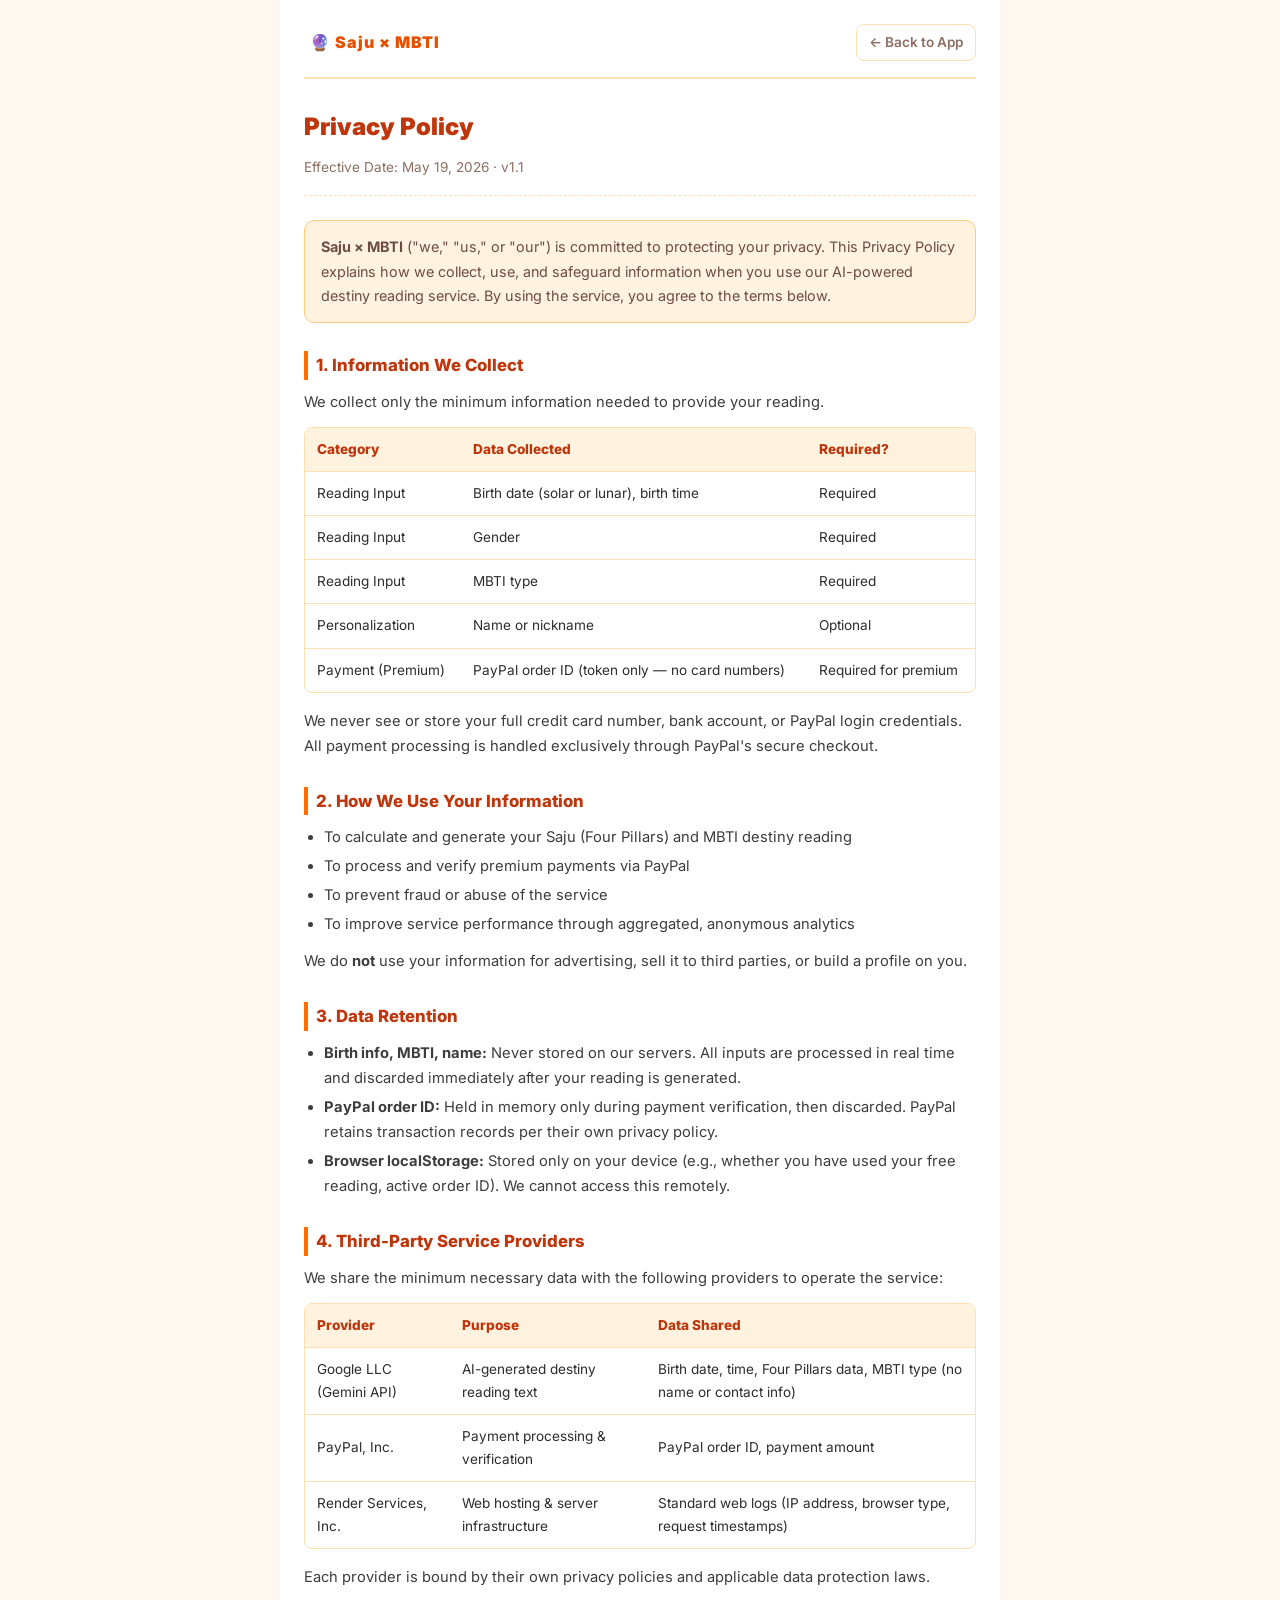
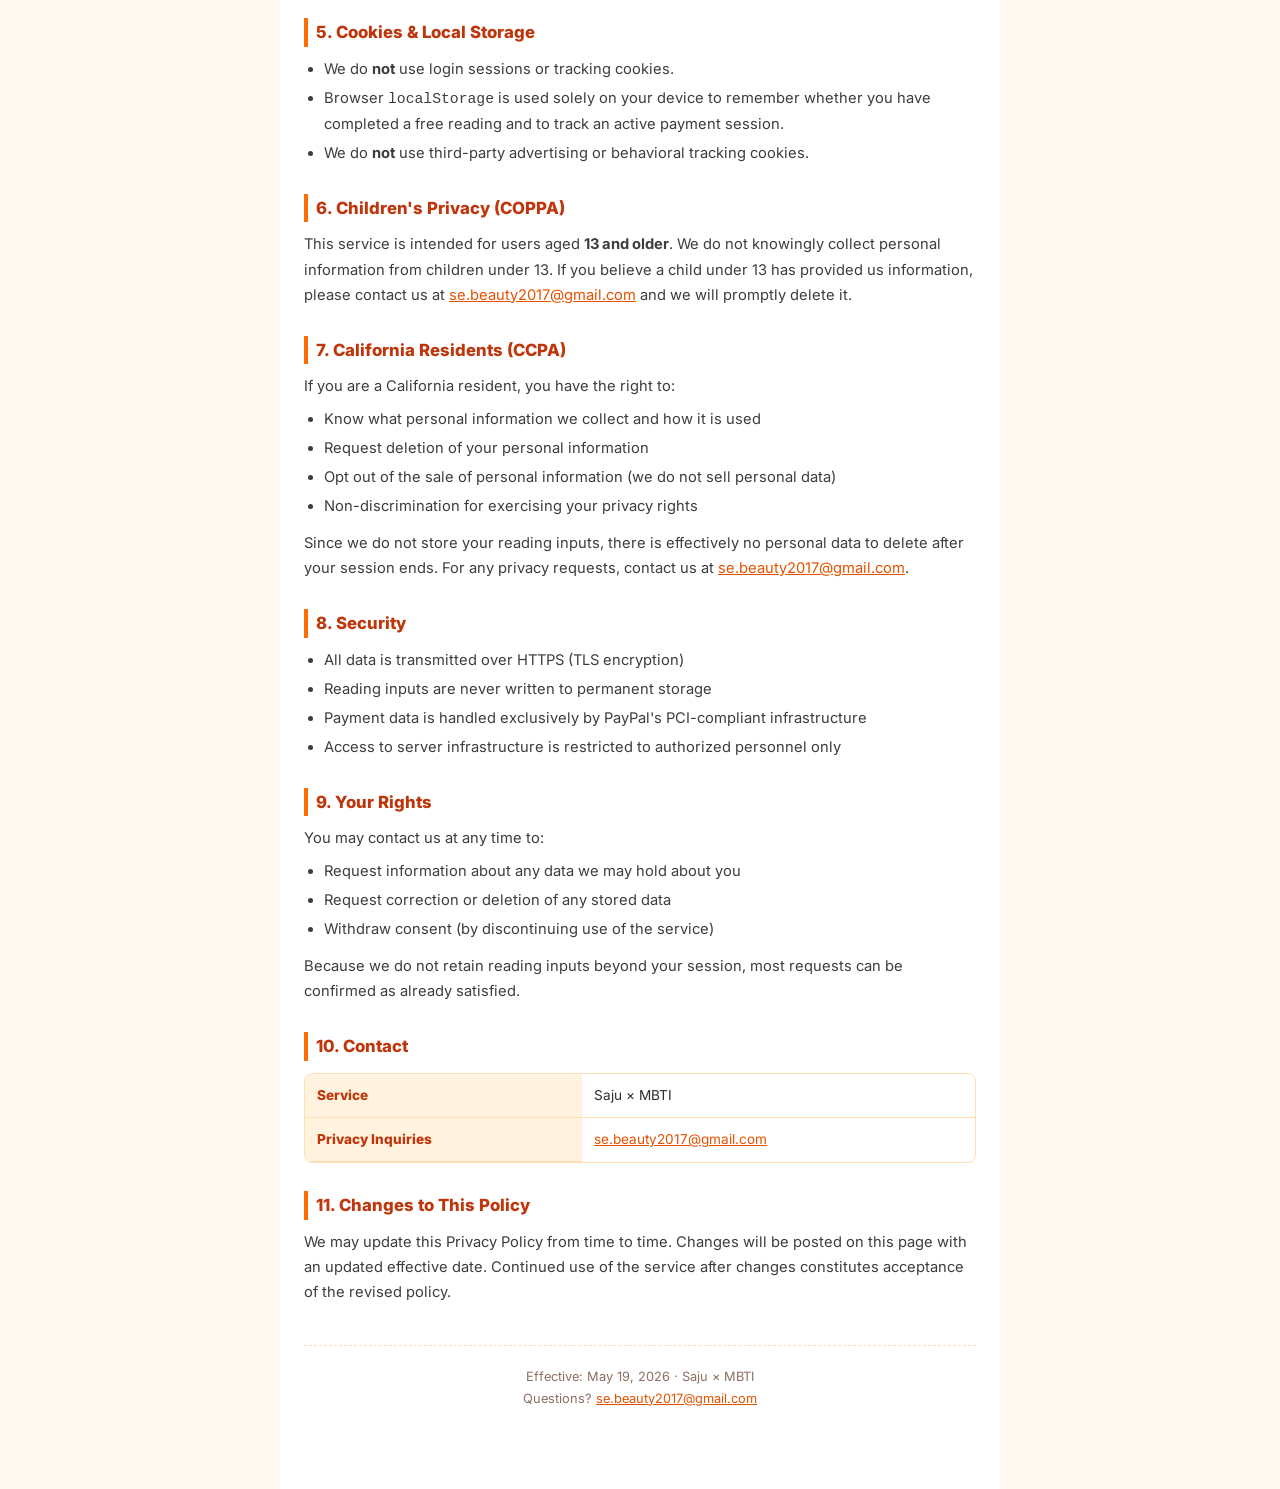
<file: privacy.html>
<!DOCTYPE html>
<html lang="en">
<head>
    <meta charset="UTF-8">
    <meta name="viewport" content="width=device-width, initial-scale=1.0, maximum-scale=1.0">
    <title>Privacy Policy — Saju × MBTI</title>
    <style>
        @import url('https://fonts.googleapis.com/css2?family=Inter:wght@400;600;700;800;900&display=swap');
        * { margin: 0; padding: 0; box-sizing: border-box; }
        body {
            background: #FFF8F0;
            font-family: 'Inter', -apple-system, BlinkMacSystemFont, sans-serif;
            color: #2D2D2D;
            line-height: 1.7;
            padding: 0;
            display: flex;
            justify-content: center;
        }
        .wrap {
            width: 100%;
            max-width: 720px;
            min-height: 100vh;
            background: #fff;
            padding: 24px 24px 80px;
        }
        header {
            display: flex;
            align-items: center;
            justify-content: space-between;
            padding-bottom: 16px;
            border-bottom: 2px solid #FFE0B2;
            margin-bottom: 28px;
        }
        .logo {
            font-size: 1rem;
            font-weight: 900;
            color: #E65100;
            letter-spacing: 1px;
            text-decoration: none;
            cursor: pointer;
            padding: 4px 6px;
            border-radius: 8px;
            transition: background 0.2s;
        }
        .logo:hover { background: #FFF3E0; }
        .back-link {
            font-size: 0.85rem;
            color: #8D6E63;
            text-decoration: none;
            padding: 6px 12px;
            border: 1px solid #FFE0B2;
            border-radius: 8px;
            font-weight: 600;
        }
        .back-link:hover { background: #FFF3E0; }
        h1 {
            font-size: 1.5rem;
            font-weight: 900;
            color: #BF360C;
            margin-bottom: 8px;
        }
        .meta {
            font-size: 0.85rem;
            color: #8D6E63;
            margin-bottom: 24px;
            padding-bottom: 16px;
            border-bottom: 1px dashed #FFE0B2;
        }
        h2 {
            font-size: 1.05rem;
            font-weight: 800;
            color: #BF360C;
            margin-top: 28px;
            margin-bottom: 10px;
            padding-left: 8px;
            border-left: 4px solid #FF6D00;
        }
        p, li {
            font-size: 0.92rem;
            color: #3D3D3D;
            margin-bottom: 8px;
        }
        ul, ol {
            margin-left: 20px;
            margin-bottom: 12px;
        }
        li { margin-bottom: 4px; }
        .table-wrap {
            margin: 12px 0 16px;
            overflow-x: auto;
            border: 1px solid #FFE0B2;
            border-radius: 8px;
        }
        table {
            width: 100%;
            border-collapse: collapse;
            font-size: 0.85rem;
        }
        th, td {
            padding: 10px 12px;
            text-align: left;
            border-bottom: 1px solid #FFE0B2;
        }
        th {
            background: #FFF3E0;
            font-weight: 800;
            color: #BF360C;
        }
        tr:last-child td { border-bottom: none; }
        .callout {
            background: #FFF3E0;
            border: 1px solid #FFCC80;
            border-radius: 10px;
            padding: 14px 16px;
            margin: 12px 0;
            font-size: 0.9rem;
            color: #6D4C41;
        }
        .footer-note {
            margin-top: 40px;
            padding-top: 20px;
            border-top: 1px dashed #FFE0B2;
            font-size: 0.8rem;
            color: #8D6E63;
            text-align: center;
        }
        a { color: #E65100; }
    </style>
</head>
<body>
<div class="wrap">
    <header>
        <a href="/" class="logo">🔮 Saju × MBTI</a>
        <a href="/" class="back-link">← Back to App</a>
    </header>

    <h1>Privacy Policy</h1>
    <div class="meta">Effective Date: May 19, 2026 · v1.1</div>

    <div class="callout">
        <strong>Saju × MBTI</strong> ("we," "us," or "our") is committed to protecting your privacy.
        This Privacy Policy explains how we collect, use, and safeguard information when you use our
        AI-powered destiny reading service. By using the service, you agree to the terms below.
    </div>

    <h2>1. Information We Collect</h2>
    <p>We collect only the minimum information needed to provide your reading.</p>
    <div class="table-wrap">
        <table>
            <thead>
                <tr><th>Category</th><th>Data Collected</th><th>Required?</th></tr>
            </thead>
            <tbody>
                <tr><td>Reading Input</td><td>Birth date (solar or lunar), birth time</td><td>Required</td></tr>
                <tr><td>Reading Input</td><td>Gender</td><td>Required</td></tr>
                <tr><td>Reading Input</td><td>MBTI type</td><td>Required</td></tr>
                <tr><td>Personalization</td><td>Name or nickname</td><td>Optional</td></tr>
                <tr><td>Payment (Premium)</td><td>PayPal order ID (token only — no card numbers)</td><td>Required for premium</td></tr>
            </tbody>
        </table>
    </div>
    <p>We never see or store your full credit card number, bank account, or PayPal login credentials.
        All payment processing is handled exclusively through PayPal's secure checkout.</p>

    <h2>2. How We Use Your Information</h2>
    <ul>
        <li>To calculate and generate your Saju (Four Pillars) and MBTI destiny reading</li>
        <li>To process and verify premium payments via PayPal</li>
        <li>To prevent fraud or abuse of the service</li>
        <li>To improve service performance through aggregated, anonymous analytics</li>
    </ul>
    <p>We do <strong>not</strong> use your information for advertising, sell it to third parties,
        or build a profile on you.</p>

    <h2>3. Data Retention</h2>
    <ul>
        <li><strong>Birth info, MBTI, name:</strong> Never stored on our servers. All inputs are
            processed in real time and discarded immediately after your reading is generated.</li>
        <li><strong>PayPal order ID:</strong> Held in memory only during payment verification,
            then discarded. PayPal retains transaction records per their own privacy policy.</li>
        <li><strong>Browser localStorage:</strong> Stored only on your device (e.g., whether you
            have used your free reading, active order ID). We cannot access this remotely.</li>
    </ul>

    <h2>4. Third-Party Service Providers</h2>
    <p>We share the minimum necessary data with the following providers to operate the service:</p>
    <div class="table-wrap">
        <table>
            <thead>
                <tr><th>Provider</th><th>Purpose</th><th>Data Shared</th></tr>
            </thead>
            <tbody>
                <tr>
                    <td>Google LLC (Gemini API)</td>
                    <td>AI-generated destiny reading text</td>
                    <td>Birth date, time, Four Pillars data, MBTI type (no name or contact info)</td>
                </tr>
                <tr>
                    <td>PayPal, Inc.</td>
                    <td>Payment processing &amp; verification</td>
                    <td>PayPal order ID, payment amount</td>
                </tr>
                <tr>
                    <td>Render Services, Inc.</td>
                    <td>Web hosting &amp; server infrastructure</td>
                    <td>Standard web logs (IP address, browser type, request timestamps)</td>
                </tr>
            </tbody>
        </table>
    </div>
    <p>Each provider is bound by their own privacy policies and applicable data protection laws.</p>

    <h2>5. Cookies &amp; Local Storage</h2>
    <ul>
        <li>We do <strong>not</strong> use login sessions or tracking cookies.</li>
        <li>Browser <code>localStorage</code> is used solely on your device to remember whether
            you have completed a free reading and to track an active payment session.</li>
        <li>We do <strong>not</strong> use third-party advertising or behavioral tracking cookies.</li>
    </ul>

    <h2>6. Children's Privacy (COPPA)</h2>
    <p>This service is intended for users aged <strong>13 and older</strong>. We do not knowingly
        collect personal information from children under 13. If you believe a child under 13 has
        provided us information, please contact us at
        <a href="mailto:se.beauty2017@gmail.com">se.beauty2017@gmail.com</a> and we will
        promptly delete it.</p>

    <h2>7. California Residents (CCPA)</h2>
    <p>If you are a California resident, you have the right to:</p>
    <ul>
        <li>Know what personal information we collect and how it is used</li>
        <li>Request deletion of your personal information</li>
        <li>Opt out of the sale of personal information (we do not sell personal data)</li>
        <li>Non-discrimination for exercising your privacy rights</li>
    </ul>
    <p>Since we do not store your reading inputs, there is effectively no personal data to delete
        after your session ends. For any privacy requests, contact us at
        <a href="mailto:se.beauty2017@gmail.com">se.beauty2017@gmail.com</a>.</p>

    <h2>8. Security</h2>
    <ul>
        <li>All data is transmitted over HTTPS (TLS encryption)</li>
        <li>Reading inputs are never written to permanent storage</li>
        <li>Payment data is handled exclusively by PayPal's PCI-compliant infrastructure</li>
        <li>Access to server infrastructure is restricted to authorized personnel only</li>
    </ul>

    <h2>9. Your Rights</h2>
    <p>You may contact us at any time to:</p>
    <ul>
        <li>Request information about any data we may hold about you</li>
        <li>Request correction or deletion of any stored data</li>
        <li>Withdraw consent (by discontinuing use of the service)</li>
    </ul>
    <p>Because we do not retain reading inputs beyond your session, most requests can be
        confirmed as already satisfied.</p>

    <h2>10. Contact</h2>
    <div class="table-wrap">
        <table>
            <tbody>
                <tr><th>Service</th><td>Saju × MBTI</td></tr>
                <tr><th>Privacy Inquiries</th><td><a href="mailto:se.beauty2017@gmail.com">se.beauty2017@gmail.com</a></td></tr>
            </tbody>
        </table>
    </div>

    <h2>11. Changes to This Policy</h2>
    <p>We may update this Privacy Policy from time to time. Changes will be posted on this page
        with an updated effective date. Continued use of the service after changes constitutes
        acceptance of the revised policy.</p>

    <div class="footer-note">
        Effective: May 19, 2026 · Saju × MBTI<br>
        Questions? <a href="mailto:se.beauty2017@gmail.com">se.beauty2017@gmail.com</a>
    </div>
</div>
</body>
</html>
</file>
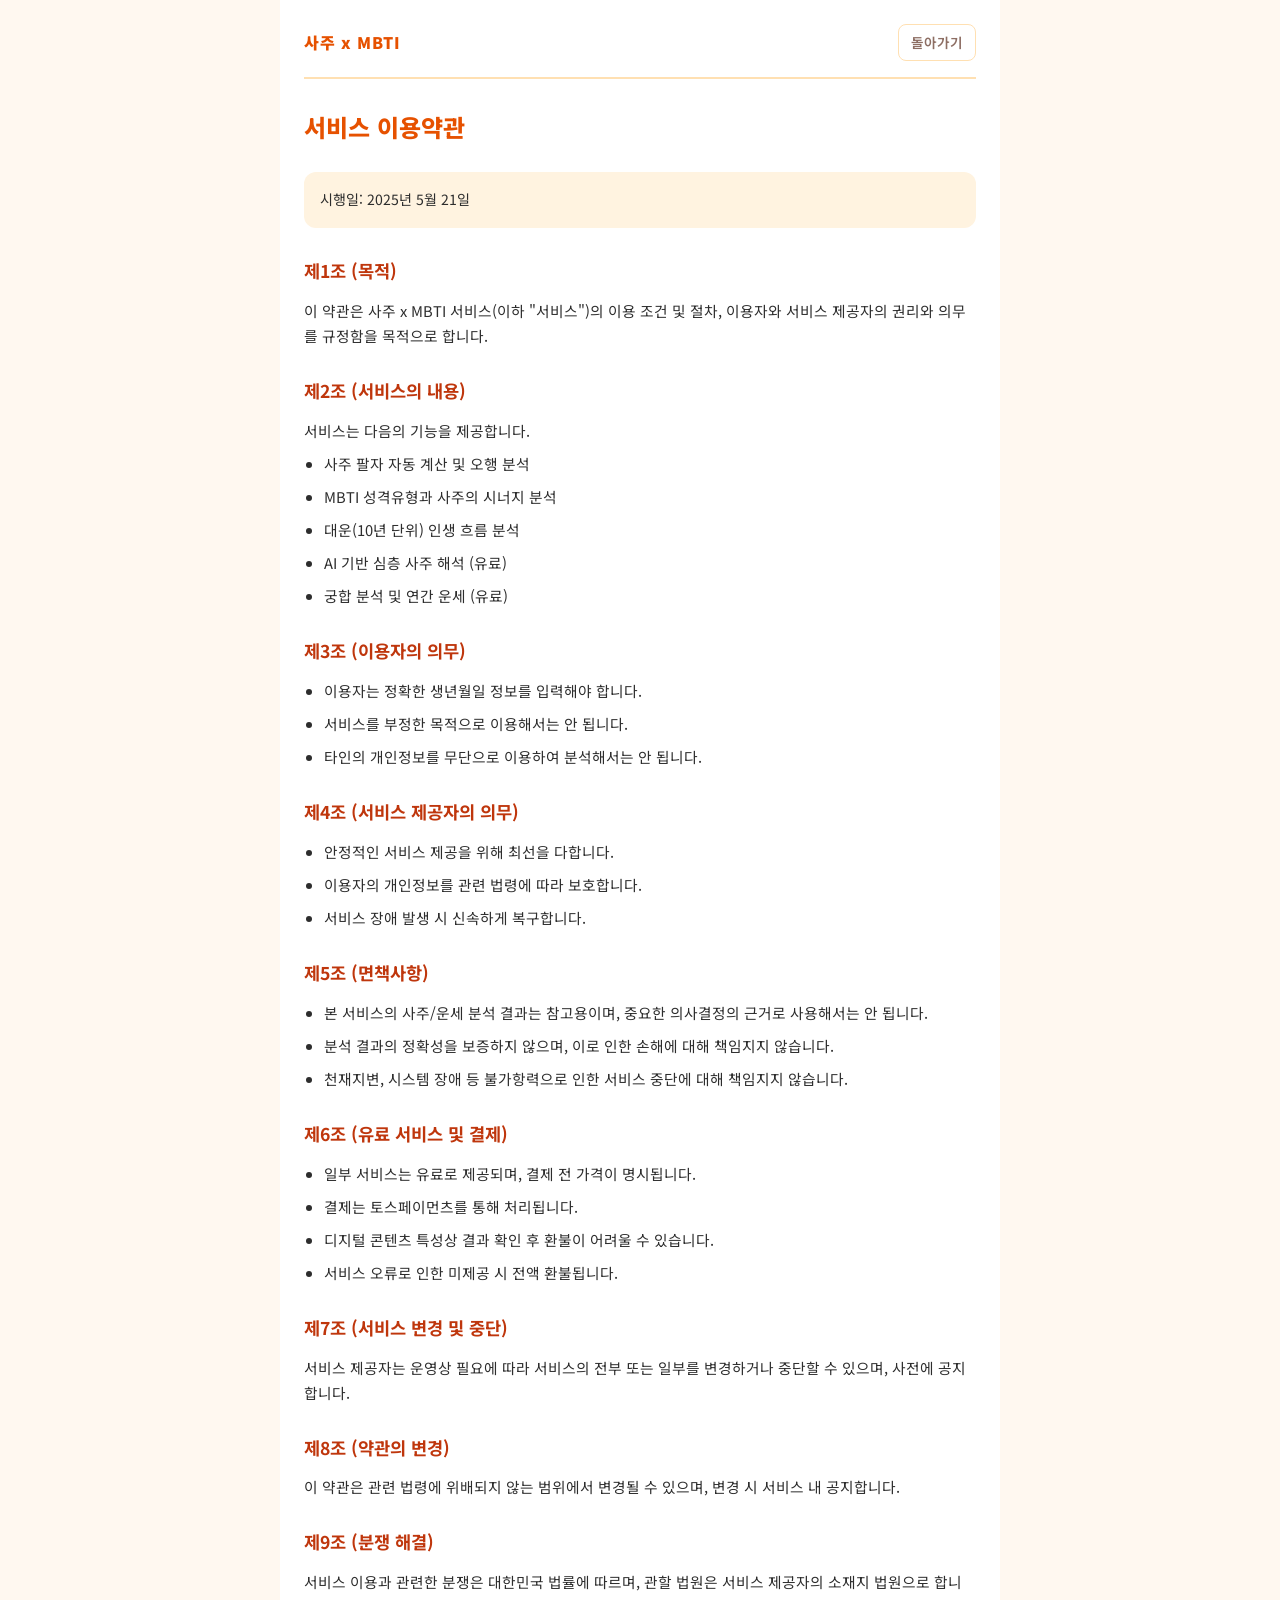
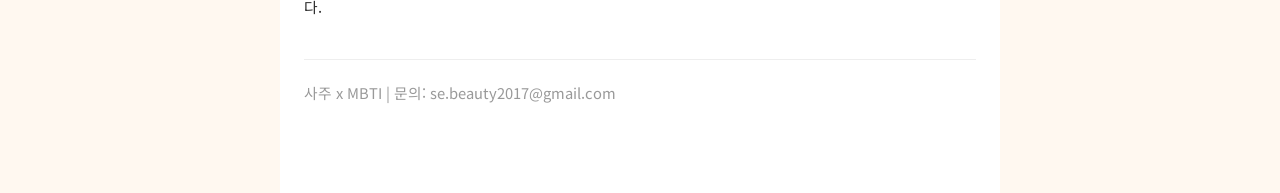
<file: terms.html>
<!DOCTYPE html>
<html lang="ko">
<head>
    <meta charset="UTF-8">
    <meta name="viewport" content="width=device-width, initial-scale=1.0, maximum-scale=1.0">
    <title>서비스 이용약관 — 사주 x MBTI</title>
    <style>
        @import url('https://fonts.googleapis.com/css2?family=Noto+Sans+KR:wght@400;600;700;800&display=swap');
        * { margin: 0; padding: 0; box-sizing: border-box; }
        body {
            background: #FFF8F0;
            font-family: 'Noto Sans KR', -apple-system, BlinkMacSystemFont, sans-serif;
            color: #2D2D2D;
            line-height: 1.7;
            padding: 0;
            display: flex;
            justify-content: center;
        }
        .wrap {
            width: 100%;
            max-width: 720px;
            min-height: 100vh;
            background: #fff;
            padding: 24px 24px 80px;
        }
        header {
            display: flex;
            align-items: center;
            justify-content: space-between;
            padding-bottom: 16px;
            border-bottom: 2px solid #FFE0B2;
            margin-bottom: 28px;
        }
        .logo { font-size: 1rem; font-weight: 900; color: #E65100; letter-spacing: 1px; }
        .back-link {
            font-size: 0.85rem; color: #8D6E63; text-decoration: none;
            padding: 6px 12px; border: 1px solid #FFE0B2; border-radius: 8px; font-weight: 600;
        }
        .back-link:hover { background: #FFF3E0; }
        h1 { font-size: 1.5rem; font-weight: 800; color: #E65100; margin-bottom: 24px; }
        h2 { font-size: 1.1rem; font-weight: 700; color: #BF360C; margin: 28px 0 12px; }
        p, li { font-size: 0.92rem; margin-bottom: 8px; }
        ul { padding-left: 20px; }
        .info { background: #FFF3E0; padding: 16px; border-radius: 12px; margin-bottom: 20px; font-size: 0.88rem; }
        .footer { margin-top: 40px; padding-top: 20px; border-top: 1px solid #eee; font-size: 0.82rem; color: #999; }
    </style>
</head>
<body>
<div class="wrap">
    <header>
        <span class="logo">사주 x MBTI</span>
        <a href="/" class="back-link">돌아가기</a>
    </header>

    <h1>서비스 이용약관</h1>
    <div class="info">시행일: 2025년 5월 21일</div>

    <h2>제1조 (목적)</h2>
    <p>이 약관은 사주 x MBTI 서비스(이하 "서비스")의 이용 조건 및 절차, 이용자와 서비스 제공자의 권리와 의무를 규정함을 목적으로 합니다.</p>

    <h2>제2조 (서비스의 내용)</h2>
    <p>서비스는 다음의 기능을 제공합니다.</p>
    <ul>
        <li>사주 팔자 자동 계산 및 오행 분석</li>
        <li>MBTI 성격유형과 사주의 시너지 분석</li>
        <li>대운(10년 단위) 인생 흐름 분석</li>
        <li>AI 기반 심층 사주 해석 (유료)</li>
        <li>궁합 분석 및 연간 운세 (유료)</li>
    </ul>

    <h2>제3조 (이용자의 의무)</h2>
    <ul>
        <li>이용자는 정확한 생년월일 정보를 입력해야 합니다.</li>
        <li>서비스를 부정한 목적으로 이용해서는 안 됩니다.</li>
        <li>타인의 개인정보를 무단으로 이용하여 분석해서는 안 됩니다.</li>
    </ul>

    <h2>제4조 (서비스 제공자의 의무)</h2>
    <ul>
        <li>안정적인 서비스 제공을 위해 최선을 다합니다.</li>
        <li>이용자의 개인정보를 관련 법령에 따라 보호합니다.</li>
        <li>서비스 장애 발생 시 신속하게 복구합니다.</li>
    </ul>

    <h2>제5조 (면책사항)</h2>
    <ul>
        <li>본 서비스의 사주/운세 분석 결과는 참고용이며, 중요한 의사결정의 근거로 사용해서는 안 됩니다.</li>
        <li>분석 결과의 정확성을 보증하지 않으며, 이로 인한 손해에 대해 책임지지 않습니다.</li>
        <li>천재지변, 시스템 장애 등 불가항력으로 인한 서비스 중단에 대해 책임지지 않습니다.</li>
    </ul>

    <h2>제6조 (유료 서비스 및 결제)</h2>
    <ul>
        <li>일부 서비스는 유료로 제공되며, 결제 전 가격이 명시됩니다.</li>
        <li>결제는 토스페이먼츠를 통해 처리됩니다.</li>
        <li>디지털 콘텐츠 특성상 결과 확인 후 환불이 어려울 수 있습니다.</li>
        <li>서비스 오류로 인한 미제공 시 전액 환불됩니다.</li>
    </ul>

    <h2>제7조 (서비스 변경 및 중단)</h2>
    <p>서비스 제공자는 운영상 필요에 따라 서비스의 전부 또는 일부를 변경하거나 중단할 수 있으며, 사전에 공지합니다.</p>

    <h2>제8조 (약관의 변경)</h2>
    <p>이 약관은 관련 법령에 위배되지 않는 범위에서 변경될 수 있으며, 변경 시 서비스 내 공지합니다.</p>

    <h2>제9조 (분쟁 해결)</h2>
    <p>서비스 이용과 관련한 분쟁은 대한민국 법률에 따르며, 관할 법원은 서비스 제공자의 소재지 법원으로 합니다.</p>

    <div class="footer">
        <p>사주 x MBTI | 문의: se.beauty2017@gmail.com</p>
    </div>
</div>
</body>
</html>
</file>
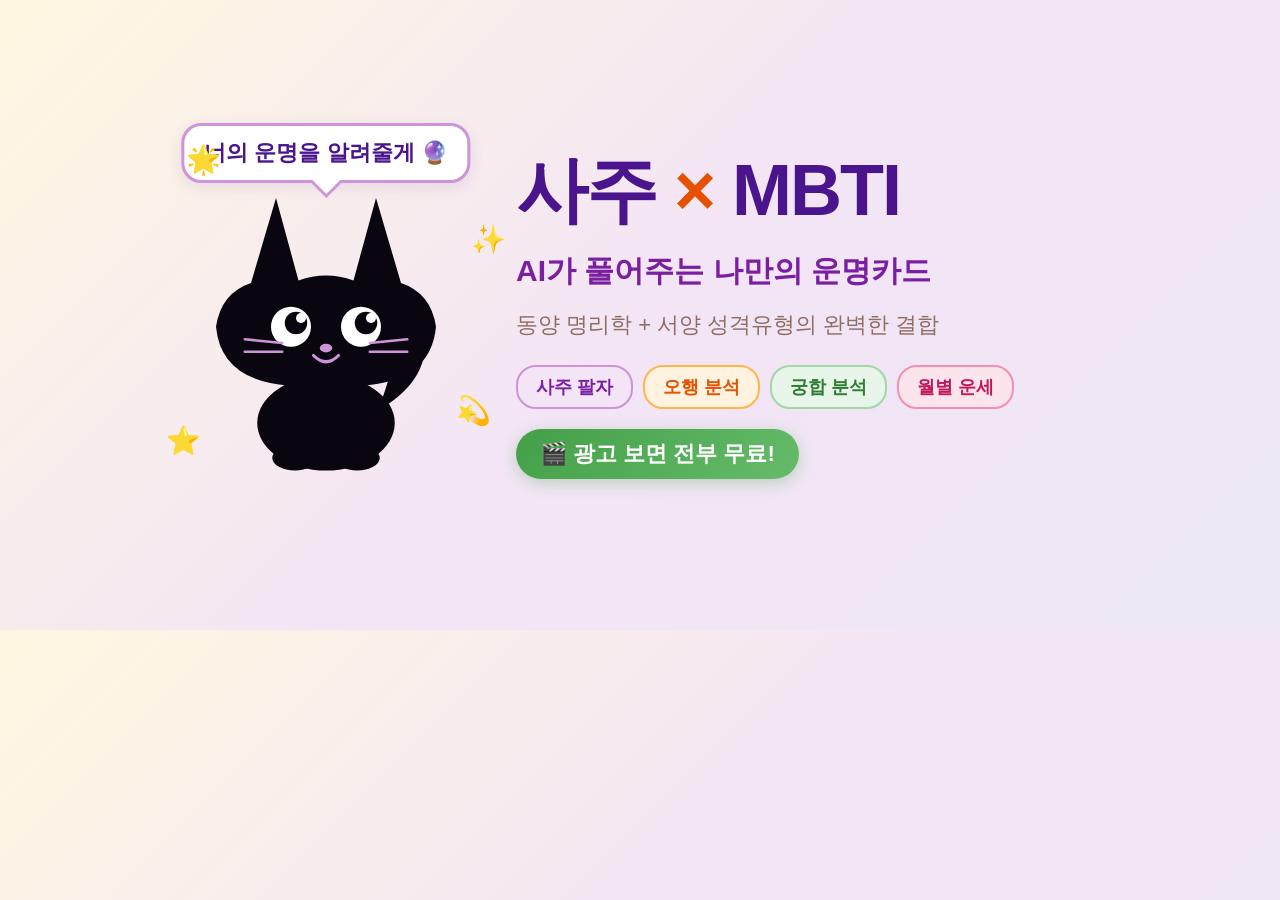
<file: assets/og_thumbnail.html>
<!DOCTYPE html>
<html>
<head>
<meta charset="UTF-8">
<style>
  * { margin: 0; padding: 0; box-sizing: border-box; }
  body { width: 1200px; height: 630px; display: flex; align-items: center; justify-content: center; background: linear-gradient(135deg, #FFF8E1 0%, #F3E5F5 50%, #EDE7F6 100%); font-family: 'Noto Sans KR', -apple-system, sans-serif; overflow: hidden; }

  .container {
    display: flex;
    align-items: center;
    justify-content: center;
    gap: 50px;
    width: 100%;
    height: 100%;
    padding: 40px 60px;
  }

  /* 또또 영역 */
  .ddoddo-area {
    position: relative;
    flex-shrink: 0;
  }

  /* 말풍선 */
  .speech-bubble {
    position: absolute;
    top: -20px;
    left: 50%;
    transform: translateX(-50%);
    background: #fff;
    border: 3px solid #CE93D8;
    border-radius: 20px;
    padding: 12px 20px;
    font-size: 22px;
    font-weight: 800;
    color: #4A148C;
    white-space: nowrap;
    box-shadow: 0 4px 15px rgba(74,20,140,0.1);
  }
  .speech-bubble::after {
    content: '';
    position: absolute;
    bottom: -14px;
    left: 50%;
    transform: translateX(-50%);
    border-left: 14px solid transparent;
    border-right: 14px solid transparent;
    border-top: 14px solid #fff;
  }
  .speech-bubble::before {
    content: '';
    position: absolute;
    bottom: -18px;
    left: 50%;
    transform: translateX(-50%);
    border-left: 16px solid transparent;
    border-right: 16px solid transparent;
    border-top: 16px solid #CE93D8;
  }

  /* 별/반짝이 효과 */
  .sparkle {
    position: absolute;
    font-size: 28px;
    animation: twinkle 1.5s ease-in-out infinite;
  }
  .sparkle:nth-child(1) { top: 30px; left: -30px; animation-delay: 0s; }
  .sparkle:nth-child(2) { top: 80px; right: -40px; animation-delay: 0.5s; }
  .sparkle:nth-child(3) { bottom: 30px; left: -20px; animation-delay: 1s; }
  .sparkle:nth-child(4) { bottom: 60px; right: -25px; animation-delay: 0.3s; }

  @keyframes twinkle {
    0%, 100% { opacity: 1; transform: scale(1); }
    50% { opacity: 0.4; transform: scale(0.7); }
  }

  /* 텍스트 영역 */
  .text-area {
    display: flex;
    flex-direction: column;
    align-items: flex-start;
    gap: 16px;
  }

  .title {
    font-size: 72px;
    font-weight: 900;
    color: #4A148C;
    line-height: 1.1;
    letter-spacing: -2px;
  }
  .title span {
    color: #E65100;
  }

  .subtitle {
    font-size: 30px;
    font-weight: 700;
    color: #7B1FA2;
    margin-top: 4px;
  }

  .desc {
    font-size: 22px;
    color: #8D6E63;
    font-weight: 500;
    line-height: 1.5;
  }

  .tags {
    display: flex;
    gap: 10px;
    margin-top: 8px;
    flex-wrap: wrap;
  }
  .tag {
    padding: 8px 18px;
    border-radius: 20px;
    font-size: 18px;
    font-weight: 700;
    border: 2px solid;
  }
  .tag-purple { background: #F3E5F5; color: #7B1FA2; border-color: #CE93D8; }
  .tag-orange { background: #FFF3E0; color: #E65100; border-color: #FFB74D; }
  .tag-green { background: #E8F5E9; color: #2E7D32; border-color: #A5D6A7; }
  .tag-pink { background: #FCE4EC; color: #C2185B; border-color: #F48FB1; }

  .free-badge {
    display: inline-block;
    background: linear-gradient(135deg, #43A047, #66BB6A);
    color: #fff;
    padding: 10px 24px;
    border-radius: 30px;
    font-size: 22px;
    font-weight: 800;
    margin-top: 4px;
    box-shadow: 0 4px 15px rgba(67,160,71,0.3);
  }

  /* 또또 고양이 (SVG 인라인) */
  .toto-fur { fill: #0a0610; }
</style>
</head>
<body>
  <div class="container">
    <!-- 또또 캐릭터 -->
    <div class="ddoddo-area">
      <div class="speech-bubble">너의 운명을 알려줄게 🔮</div>
      <span class="sparkle">✨</span>
      <span class="sparkle">⭐</span>
      <span class="sparkle">💫</span>
      <span class="sparkle">🌟</span>
      <svg width="280" height="300" viewBox="0 0 220 240" style="margin-top: 40px;">
        <!-- 꼬리 (뒤에) -->
        <path d="M 155 180 Q 195 155 188 120 Q 184 105 174 110 Q 170 125 165 140 Q 158 165 153 178" class="toto-fur"/>
        <!-- 몸통 (머리에 붙임) -->
        <ellipse cx="110" cy="192" rx="55" ry="38" class="toto-fur"/>
        <!-- 앞발 -->
        <ellipse cx="85" cy="220" rx="18" ry="10" class="toto-fur"/>
        <ellipse cx="135" cy="220" rx="18" ry="10" class="toto-fur"/>
        <!-- 머리 -->
        <g>
          <path d="M 50 80 Q 26 88 22 115 Q 26 158 80 162 Q 110 168 140 162 Q 194 158 198 115 Q 194 88 170 80 L 150 12 L 132 78 Q 110 70 88 78 L 70 12 L 50 80 Z" class="toto-fur"/>
        </g>
        <!-- 눈 (반짝반짝) -->
        <circle cx="82" cy="115" r="16" fill="#FFFFFF"/>
        <circle cx="138" cy="115" r="16" fill="#FFFFFF"/>
        <circle cx="86" cy="112" r="9" fill="#0a0610"/>
        <circle cx="142" cy="112" r="9" fill="#0a0610"/>
        <!-- 눈 하이라이트 -->
        <circle cx="90" cy="108" r="4" fill="#FFFFFF"/>
        <circle cx="146" cy="108" r="4" fill="#FFFFFF"/>
        <!-- 코 -->
        <ellipse cx="110" cy="132" rx="5" ry="3.5" fill="#CE93D8"/>
        <!-- 입 (미소) -->
        <path d="M 100 138 Q 110 148 120 138" stroke="#CE93D8" stroke-width="2.5" fill="none" stroke-linecap="round"/>
        <!-- 수염 -->
        <line x1="45" y1="125" x2="75" y2="128" stroke="#CE93D8" stroke-width="2" stroke-linecap="round"/>
        <line x1="45" y1="135" x2="75" y2="135" stroke="#CE93D8" stroke-width="2" stroke-linecap="round"/>
        <line x1="145" y1="128" x2="175" y2="125" stroke="#CE93D8" stroke-width="2" stroke-linecap="round"/>
        <line x1="145" y1="135" x2="175" y2="135" stroke="#CE93D8" stroke-width="2" stroke-linecap="round"/>
      </svg>
    </div>

    <!-- 텍스트 -->
    <div class="text-area">
      <div class="title">사주 <span>×</span> MBTI</div>
      <div class="subtitle">AI가 풀어주는 나만의 운명카드</div>
      <div class="desc">동양 명리학 + 서양 성격유형의 완벽한 결합</div>
      <div class="tags">
        <span class="tag tag-purple">사주 팔자</span>
        <span class="tag tag-orange">오행 분석</span>
        <span class="tag tag-green">궁합 분석</span>
        <span class="tag tag-pink">월별 운세</span>
      </div>
      <div class="free-badge">🎬 광고 보면 전부 무료!</div>
    </div>
  </div>
</body>
</html>
</file>
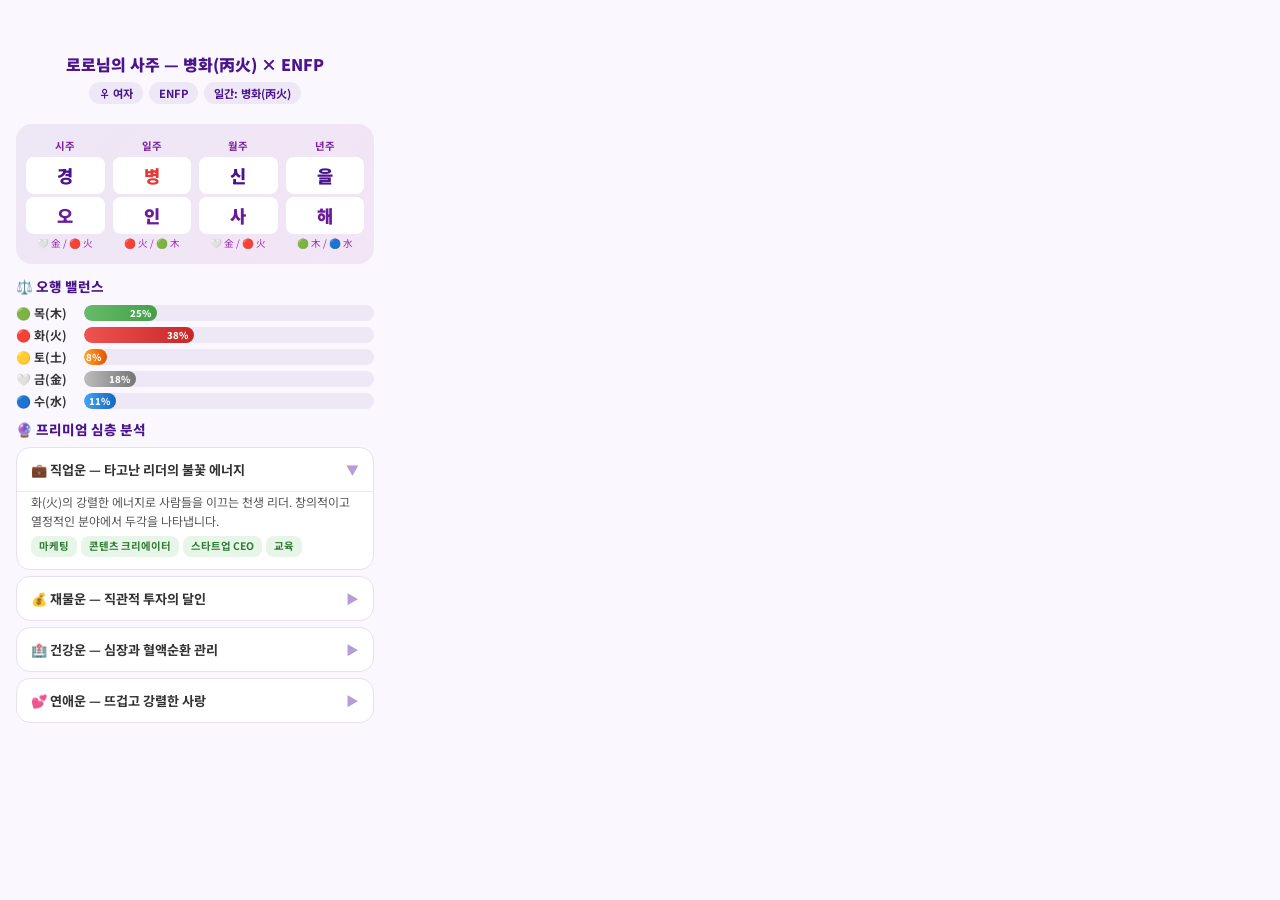
<file: assets/screenshot_2.html>
<!DOCTYPE html>
<html><head><meta charset="UTF-8">
<meta name="viewport" content="width=device-width, initial-scale=1.0">
<link href="https://fonts.googleapis.com/css2?family=Noto+Sans+KR:wght@400;700;800;900&display=swap" rel="stylesheet">
<style>
* { margin:0; padding:0; box-sizing:border-box; }
body { width:390px; height:844px; font-family:'Noto Sans KR',sans-serif; background:#FAF7FF; overflow:hidden; }
.status-bar { height:44px; }

.header {
  text-align:center;
  padding:8px 16px 12px;
}
.header-name { font-size:1rem; font-weight:900; color:#4A148C; }
.header-info { display:flex; gap:6px; justify-content:center; margin-top:6px; flex-wrap:wrap; }
.info-chip { background:#EDE7F6; color:#4A148C; padding:3px 10px; border-radius:12px; font-size:0.7rem; font-weight:700; }

/* 사주 기둥 */
.pillars {
  display:flex; justify-content:center; gap:8px;
  margin:8px 16px 12px; padding:14px 10px;
  background:linear-gradient(135deg,#EDE7F6,#F3E5F5);
  border-radius:16px;
}
.pillar { text-align:center; flex:1; }
.pillar-label { font-size:0.65rem; color:#7B1FA2; font-weight:700; margin-bottom:4px; }
.pillar-gan { font-size:1.1rem; font-weight:900; color:#4A148C; background:#fff; border-radius:8px; padding:6px 0; margin-bottom:3px; }
.pillar-ji { font-size:1.1rem; font-weight:900; color:#6A1B9A; background:#fff; border-radius:8px; padding:6px 0; }
.pillar-el { font-size:0.6rem; color:#9C27B0; margin-top:2px; }

/* 오행 차트 */
.oheng-section { margin:0 16px 10px; }
.oheng-title { font-size:0.85rem; font-weight:800; color:#4A148C; margin-bottom:8px; }
.oheng-bars { display:flex; flex-direction:column; gap:5px; }
.oheng-row { display:flex; align-items:center; gap:8px; }
.oheng-name { width:60px; font-size:0.75rem; font-weight:700; color:#333; }
.oheng-bar-bg { flex:1; height:16px; background:#EDE7F6; border-radius:8px; overflow:hidden; position:relative; }
.oheng-bar-fill { height:100%; border-radius:8px; display:flex; align-items:center; justify-content:flex-end; padding-right:6px; }
.oheng-pct { font-size:0.6rem; font-weight:800; color:#fff; }

/* 프리미엄 아코디언 미리보기 */
.premium-section { margin:0 16px; }
.premium-title { font-size:0.85rem; font-weight:800; color:#4A148C; margin-bottom:8px; }
.accordion {
  background:#fff;
  border-radius:14px;
  margin-bottom:6px;
  border:1px solid #E8E0F0;
  overflow:hidden;
}
.acc-header {
  display:flex; align-items:center; justify-content:space-between;
  padding:12px 14px;
  font-size:0.82rem; font-weight:700; color:#333;
}
.acc-arrow { color:#B39DDB; font-size:0.8rem; }
.acc-body {
  padding:0 14px 12px;
  font-size:0.75rem; color:#555; line-height:1.6;
  border-top:1px solid #F3E5F5;
}
.acc-open .acc-body { display:block; }

.tag-row { display:flex; gap:4px; flex-wrap:wrap; margin-top:6px; }
.tag { background:#E8EAF6; color:#283593; padding:2px 8px; border-radius:8px; font-size:0.65rem; font-weight:700; }
.tag.green { background:#E8F5E9; color:#2E7D32; }
</style></head><body>
<div class="status-bar"></div>

<div class="header">
  <div class="header-name">로로님의 사주 — 병화(丙火) × ENFP</div>
  <div class="header-info">
    <span class="info-chip">♀ 여자</span>
    <span class="info-chip">ENFP</span>
    <span class="info-chip">일간: 병화(丙火)</span>
  </div>
</div>

<div class="pillars">
  <div class="pillar">
    <div class="pillar-label">시주</div>
    <div class="pillar-gan">경</div>
    <div class="pillar-ji">오</div>
    <div class="pillar-el">🤍 金 / 🔴 火</div>
  </div>
  <div class="pillar">
    <div class="pillar-label">일주</div>
    <div class="pillar-gan" style="color:#E53935;">병</div>
    <div class="pillar-ji">인</div>
    <div class="pillar-el">🔴 火 / 🟢 木</div>
  </div>
  <div class="pillar">
    <div class="pillar-label">월주</div>
    <div class="pillar-gan">신</div>
    <div class="pillar-ji">사</div>
    <div class="pillar-el">🤍 金 / 🔴 火</div>
  </div>
  <div class="pillar">
    <div class="pillar-label">년주</div>
    <div class="pillar-gan">을</div>
    <div class="pillar-ji">해</div>
    <div class="pillar-el">🟢 木 / 🔵 水</div>
  </div>
</div>

<div class="oheng-section">
  <div class="oheng-title">⚖️ 오행 밸런스</div>
  <div class="oheng-bars">
    <div class="oheng-row"><span class="oheng-name">🟢 목(木)</span><div class="oheng-bar-bg"><div class="oheng-bar-fill" style="width:25%;background:linear-gradient(90deg,#66BB6A,#43A047);"><span class="oheng-pct">25%</span></div></div></div>
    <div class="oheng-row"><span class="oheng-name">🔴 화(火)</span><div class="oheng-bar-bg"><div class="oheng-bar-fill" style="width:38%;background:linear-gradient(90deg,#EF5350,#C62828);"><span class="oheng-pct">38%</span></div></div></div>
    <div class="oheng-row"><span class="oheng-name">🟡 토(土)</span><div class="oheng-bar-bg"><div class="oheng-bar-fill" style="width:8%;background:linear-gradient(90deg,#FFA726,#E65100);"><span class="oheng-pct">8%</span></div></div></div>
    <div class="oheng-row"><span class="oheng-name">🤍 금(金)</span><div class="oheng-bar-bg"><div class="oheng-bar-fill" style="width:18%;background:linear-gradient(90deg,#BDBDBD,#757575);"><span class="oheng-pct">18%</span></div></div></div>
    <div class="oheng-row"><span class="oheng-name">🔵 수(水)</span><div class="oheng-bar-bg"><div class="oheng-bar-fill" style="width:11%;background:linear-gradient(90deg,#42A5F5,#1565C0);"><span class="oheng-pct">11%</span></div></div></div>
  </div>
</div>

<div class="premium-section">
  <div class="premium-title">🔮 프리미엄 심층 분석</div>
  <div class="accordion acc-open">
    <div class="acc-header">💼 직업운 — 타고난 리더의 불꽃 에너지 <span class="acc-arrow">▼</span></div>
    <div class="acc-body">
      화(火)의 강렬한 에너지로 사람들을 이끄는 천생 리더. 창의적이고 열정적인 분야에서 두각을 나타냅니다.
      <div class="tag-row">
        <span class="tag green">마케팅</span>
        <span class="tag green">콘텐츠 크리에이터</span>
        <span class="tag green">스타트업 CEO</span>
        <span class="tag green">교육</span>
      </div>
    </div>
  </div>
  <div class="accordion">
    <div class="acc-header">💰 재물운 — 직관적 투자의 달인 <span class="acc-arrow">▶</span></div>
  </div>
  <div class="accordion">
    <div class="acc-header">🏥 건강운 — 심장과 혈액순환 관리 <span class="acc-arrow">▶</span></div>
  </div>
  <div class="accordion">
    <div class="acc-header">💕 연애운 — 뜨겁고 강렬한 사랑 <span class="acc-arrow">▶</span></div>
  </div>
</div>
</body></html>
</file>
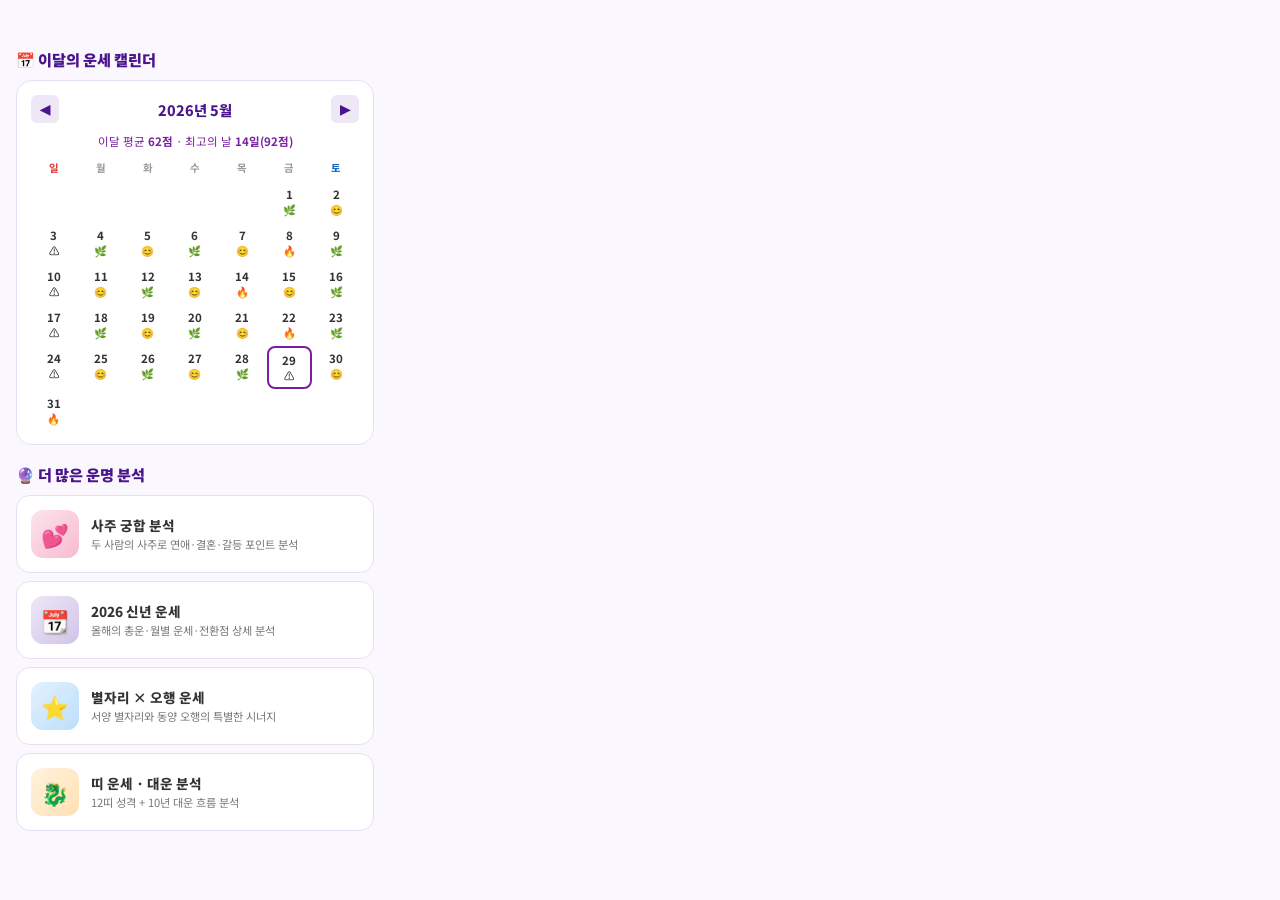
<file: assets/screenshot_3.html>
<!DOCTYPE html>
<html><head><meta charset="UTF-8">
<meta name="viewport" content="width=device-width, initial-scale=1.0">
<link href="https://fonts.googleapis.com/css2?family=Noto+Sans+KR:wght@400;700;800;900&display=swap" rel="stylesheet">
<style>
* { margin:0; padding:0; box-sizing:border-box; }
body { width:390px; height:844px; font-family:'Noto Sans KR',sans-serif; background:#FAF7FF; overflow:hidden; }
.status-bar { height:44px; }

.section-title {
  font-size:0.95rem; font-weight:900; color:#4A148C;
  margin:0 16px 10px; padding-top:4px;
}

/* 캘린더 */
.calendar {
  background:#fff;
  border-radius:16px;
  margin:0 16px 14px;
  padding:14px;
  border:1px solid #E8E0F0;
}
.cal-header {
  display:flex; justify-content:space-between; align-items:center;
  margin-bottom:10px;
}
.cal-header h3 { font-size:0.9rem; font-weight:800; color:#4A148C; }
.cal-nav { display:flex; gap:4px; }
.cal-nav button { width:28px; height:28px; border:none; border-radius:6px; background:#EDE7F6; color:#4A148C; font-weight:700; font-size:0.8rem; cursor:pointer; }
.cal-stat { text-align:center; font-size:0.72rem; color:#7B1FA2; margin-bottom:8px; }
.weekdays { display:grid; grid-template-columns:repeat(7,1fr); gap:1px; margin-bottom:4px; }
.wd { text-align:center; font-size:0.65rem; font-weight:700; color:#999; padding:3px; }
.wd:first-child { color:#E53935; }
.wd:last-child { color:#1565C0; }
.days { display:grid; grid-template-columns:repeat(7,1fr); gap:2px; }
.day { text-align:center; padding:4px 2px; border-radius:8px; }
.day-num { font-size:0.72rem; font-weight:700; color:#333; }
.day-grade { font-size:0.65rem; }
.day.today { border:2px solid #7B1FA2; }
.day.empty { visibility:hidden; }

/* 하단 기능 카드들 */
.features {
  display:flex; flex-direction:column; gap:8px;
  margin:0 16px;
}
.feature-card {
  display:flex; align-items:center; gap:12px;
  background:#fff;
  border-radius:14px;
  padding:14px;
  border:1px solid #E8E0F0;
}
.feature-icon {
  width:48px; height:48px;
  border-radius:12px;
  display:flex; align-items:center; justify-content:center;
  font-size:1.4rem;
  flex-shrink:0;
}
.feature-text h4 { font-size:0.85rem; font-weight:800; color:#333; margin-bottom:2px; }
.feature-text p { font-size:0.7rem; color:#777; line-height:1.4; }
.feat-compat .feature-icon { background:linear-gradient(135deg,#FCE4EC,#F8BBD0); }
.feat-yearly .feature-icon { background:linear-gradient(135deg,#EDE7F6,#D1C4E9); }
.feat-star .feature-icon { background:linear-gradient(135deg,#E3F2FD,#BBDEFB); }
.feat-zodiac .feature-icon { background:linear-gradient(135deg,#FFF3E0,#FFE0B2); }
</style></head><body>
<div class="status-bar"></div>

<div class="section-title">📅 이달의 운세 캘린더</div>
<div class="calendar">
  <div class="cal-header">
    <div class="cal-nav"><button>◀</button></div>
    <h3>2026년 5월</h3>
    <div class="cal-nav"><button>▶</button></div>
  </div>
  <div class="cal-stat">이달 평균 <b>62점</b> · 최고의 날 <b>14일(92점)</b></div>
  <div class="weekdays">
    <div class="wd">일</div><div class="wd">월</div><div class="wd">화</div><div class="wd">수</div><div class="wd">목</div><div class="wd">금</div><div class="wd">토</div>
  </div>
  <div class="days">
    <div class="day empty"><div class="day-num"></div></div>
    <div class="day empty"><div class="day-num"></div></div>
    <div class="day empty"><div class="day-num"></div></div>
    <div class="day empty"><div class="day-num"></div></div>
    <div class="day empty"><div class="day-num"></div></div>
    <div class="day"><div class="day-num">1</div><div class="day-grade">🌿</div></div>
    <div class="day"><div class="day-num">2</div><div class="day-grade">😊</div></div>
    <div class="day"><div class="day-num">3</div><div class="day-grade">⚠️</div></div>
    <div class="day"><div class="day-num">4</div><div class="day-grade">🌿</div></div>
    <div class="day"><div class="day-num">5</div><div class="day-grade">😊</div></div>
    <div class="day"><div class="day-num">6</div><div class="day-grade">🌿</div></div>
    <div class="day"><div class="day-num">7</div><div class="day-grade">😊</div></div>
    <div class="day"><div class="day-num">8</div><div class="day-grade">🔥</div></div>
    <div class="day"><div class="day-num">9</div><div class="day-grade">🌿</div></div>
    <div class="day"><div class="day-num">10</div><div class="day-grade">⚠️</div></div>
    <div class="day"><div class="day-num">11</div><div class="day-grade">😊</div></div>
    <div class="day"><div class="day-num">12</div><div class="day-grade">🌿</div></div>
    <div class="day"><div class="day-num">13</div><div class="day-grade">😊</div></div>
    <div class="day"><div class="day-num">14</div><div class="day-grade">🔥</div></div>
    <div class="day"><div class="day-num">15</div><div class="day-grade">😊</div></div>
    <div class="day"><div class="day-num">16</div><div class="day-grade">🌿</div></div>
    <div class="day"><div class="day-num">17</div><div class="day-grade">⚠️</div></div>
    <div class="day"><div class="day-num">18</div><div class="day-grade">🌿</div></div>
    <div class="day"><div class="day-num">19</div><div class="day-grade">😊</div></div>
    <div class="day"><div class="day-num">20</div><div class="day-grade">🌿</div></div>
    <div class="day"><div class="day-num">21</div><div class="day-grade">😊</div></div>
    <div class="day"><div class="day-num">22</div><div class="day-grade">🔥</div></div>
    <div class="day"><div class="day-num">23</div><div class="day-grade">🌿</div></div>
    <div class="day"><div class="day-num">24</div><div class="day-grade">⚠️</div></div>
    <div class="day"><div class="day-num">25</div><div class="day-grade">😊</div></div>
    <div class="day"><div class="day-num">26</div><div class="day-grade">🌿</div></div>
    <div class="day"><div class="day-num">27</div><div class="day-grade">😊</div></div>
    <div class="day"><div class="day-num">28</div><div class="day-grade">🌿</div></div>
    <div class="day today"><div class="day-num">29</div><div class="day-grade">⚠️</div></div>
    <div class="day"><div class="day-num">30</div><div class="day-grade">😊</div></div>
    <div class="day"><div class="day-num">31</div><div class="day-grade">🔥</div></div>
  </div>
</div>

<div class="section-title">🔮 더 많은 운명 분석</div>
<div class="features">
  <div class="feature-card feat-compat">
    <div class="feature-icon">💕</div>
    <div class="feature-text">
      <h4>사주 궁합 분석</h4>
      <p>두 사람의 사주로 연애·결혼·갈등 포인트 분석</p>
    </div>
  </div>
  <div class="feature-card feat-yearly">
    <div class="feature-icon">📆</div>
    <div class="feature-text">
      <h4>2026 신년 운세</h4>
      <p>올해의 총운·월별 운세·전환점 상세 분석</p>
    </div>
  </div>
  <div class="feature-card feat-star">
    <div class="feature-icon">⭐</div>
    <div class="feature-text">
      <h4>별자리 × 오행 운세</h4>
      <p>서양 별자리와 동양 오행의 특별한 시너지</p>
    </div>
  </div>
  <div class="feature-card feat-zodiac">
    <div class="feature-icon">🐉</div>
    <div class="feature-text">
      <h4>띠 운세 · 대운 분석</h4>
      <p>12띠 성격 + 10년 대운 흐름 분석</p>
    </div>
  </div>
</div>
</body></html>
</file>
